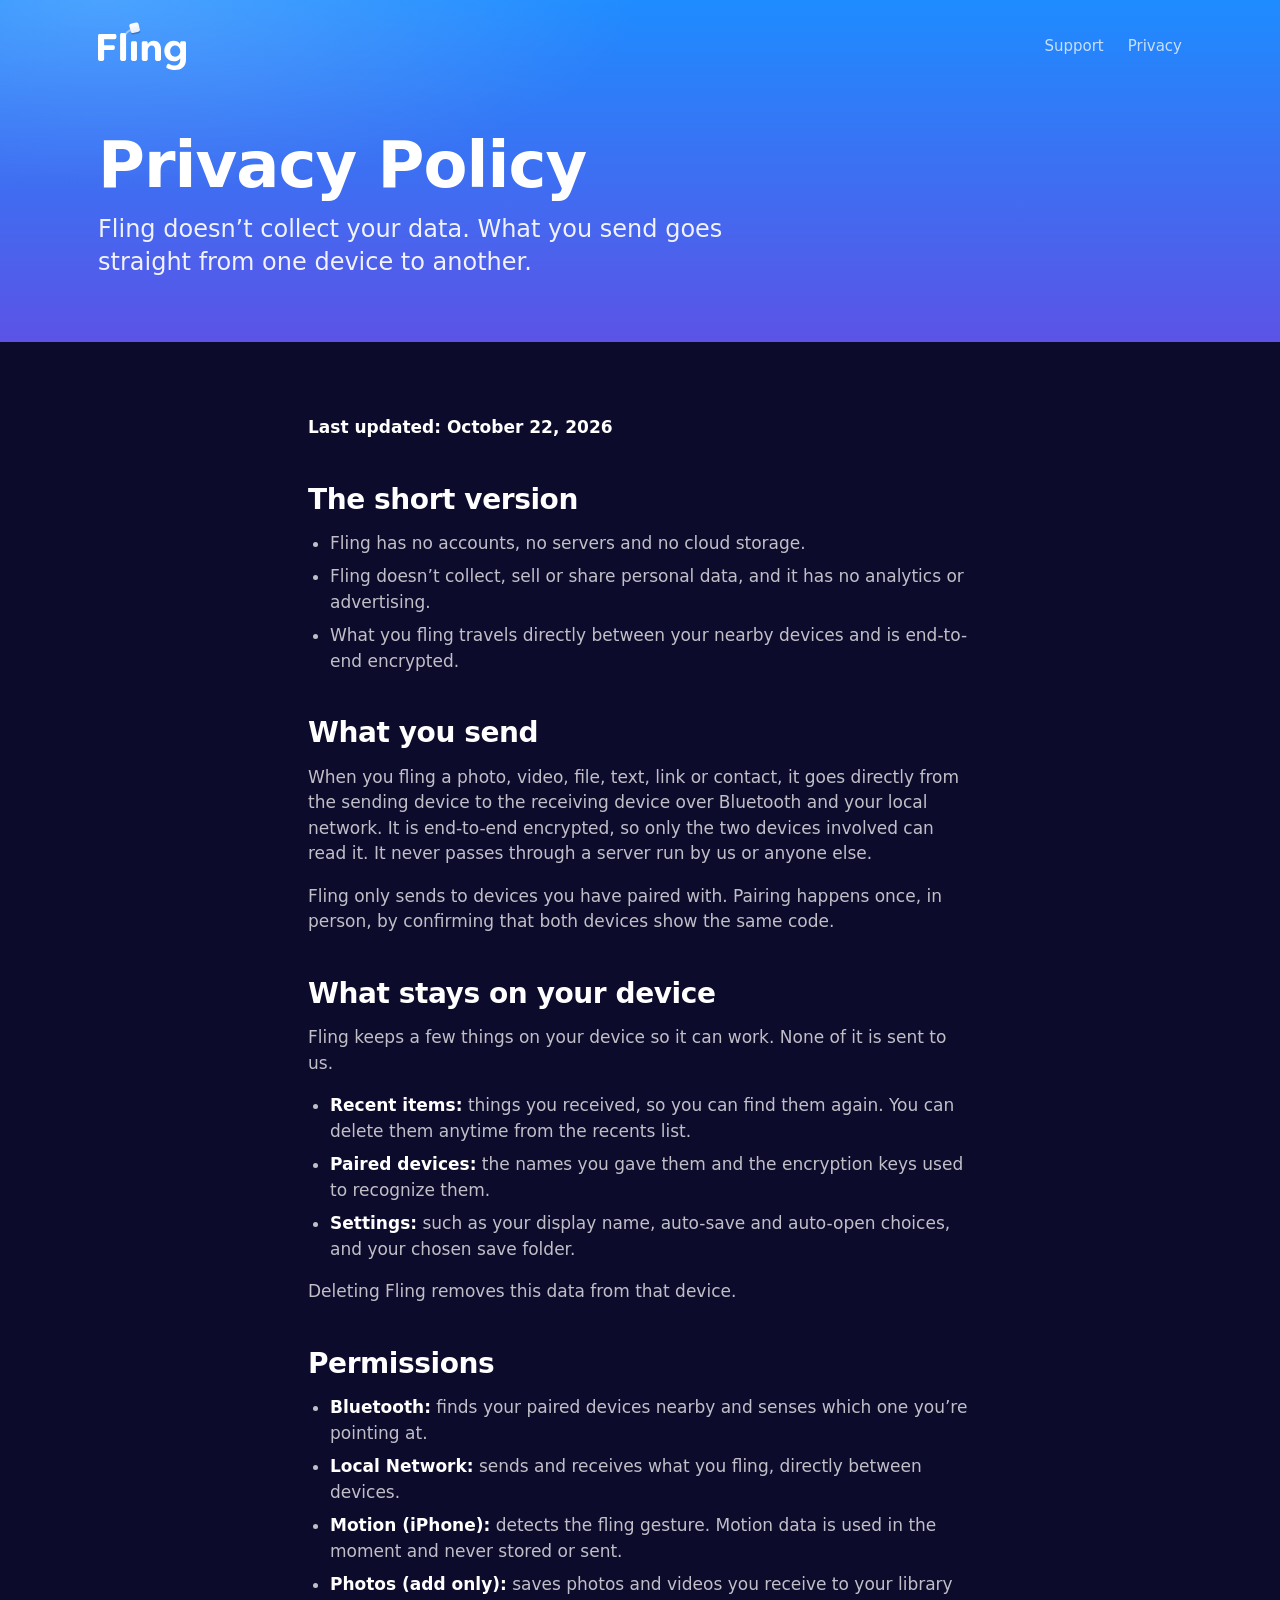
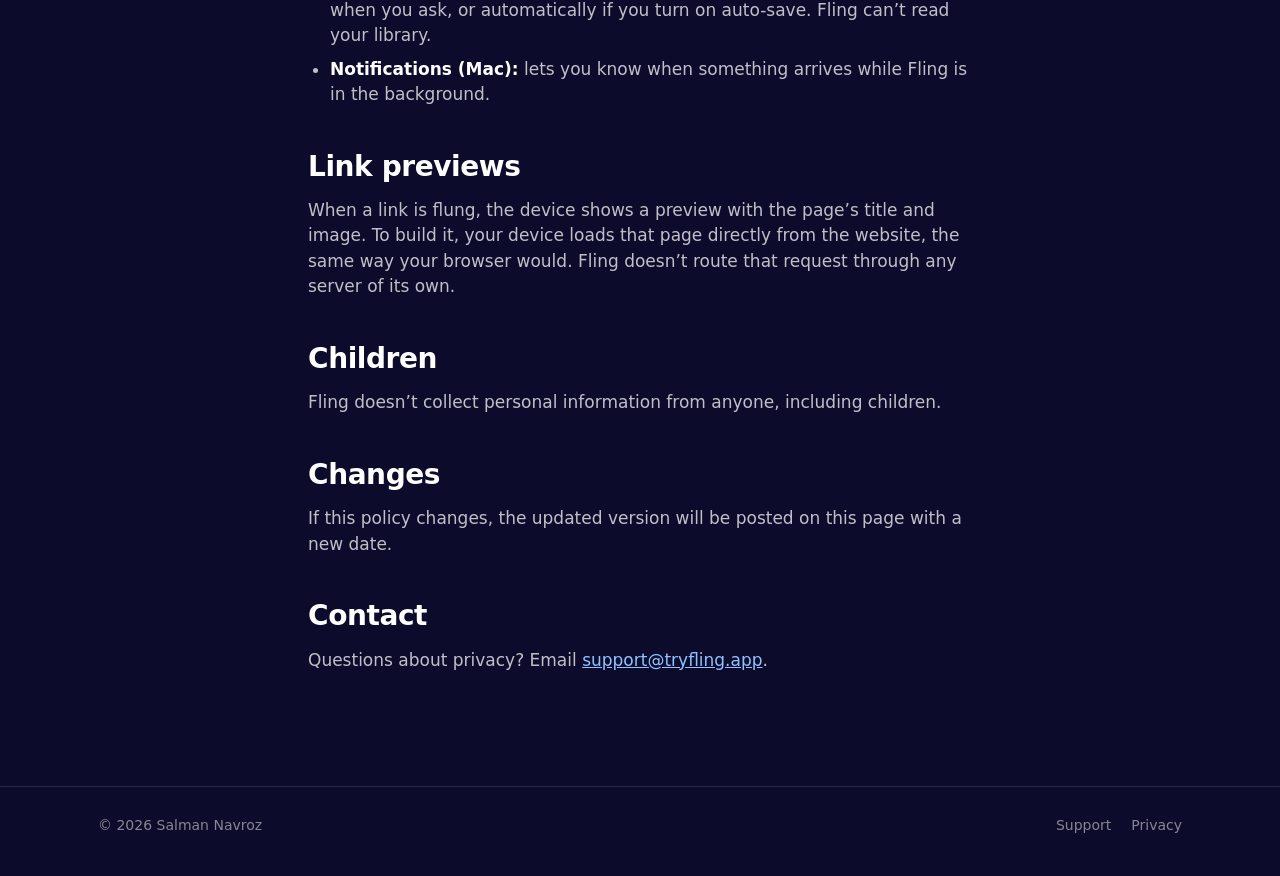
<file: privacy/index.html>
<!doctype html>
<html lang="en">
<head>
  <meta charset="utf-8">
  <meta name="viewport" content="width=device-width, initial-scale=1">
  <title>Privacy Policy · Fling</title>
  <meta name="description" content="Fling's privacy policy. Fling doesn't collect your data. What you send goes straight from one device to another, end-to-end encrypted.">
  <meta name="theme-color" content="#1e8cff">
  <link rel="icon" type="image/png" href="../favicon.png">
  <link rel="apple-touch-icon" href="../apple-touch-icon.png">
  <link rel="stylesheet" href="../styles.css?v=9">
</head>
<body>
  <header class="page-head">
    <div class="wrap nav">
      <a class="brand" href="../index.html"><img src="../images/wordmark.svg" alt="Fling" width="88" height="48"></a>
      <nav class="nav-links">
        <a href="../support/index.html">Support</a>
        <a href="../privacy/index.html">Privacy</a>
      </nav>
    </div>
    <div class="wrap">
      <h1>Privacy Policy</h1>
      <p class="lede">Fling doesn’t collect your data. What you send goes straight from one device to another.</p>
    </div>
  </header>

  <main class="wrap prose">
    <p><strong>Last updated: October 22, 2026</strong></p>

    <h2>The short version</h2>
    <ul>
      <li>Fling has no accounts, no servers and no cloud storage.</li>
      <li>Fling doesn’t collect, sell or share personal data, and it has no analytics or advertising.</li>
      <li>What you fling travels directly between your nearby devices and is end-to-end encrypted.</li>
    </ul>

    <h2>What you send</h2>
    <p>When you fling a photo, video, file, text, link or contact, it goes directly from the sending device to the receiving device over Bluetooth and your local network. It is end-to-end encrypted, so only the two devices involved can read it. It never passes through a server run by us or anyone else.</p>
    <p>Fling only sends to devices you have paired with. Pairing happens once, in person, by confirming that both devices show the same code.</p>

    <h2>What stays on your device</h2>
    <p>Fling keeps a few things on your device so it can work. None of it is sent to us.</p>
    <ul>
      <li><strong>Recent items:</strong> things you received, so you can find them again. You can delete them anytime from the recents list.</li>
      <li><strong>Paired devices:</strong> the names you gave them and the encryption keys used to recognize them.</li>
      <li><strong>Settings:</strong> such as your display name, auto-save and auto-open choices, and your chosen save folder.</li>
    </ul>
    <p>Deleting Fling removes this data from that device.</p>

    <h2>Permissions</h2>
    <ul>
      <li><strong>Bluetooth:</strong> finds your paired devices nearby and senses which one you’re pointing at.</li>
      <li><strong>Local Network:</strong> sends and receives what you fling, directly between devices.</li>
      <li><strong>Motion (iPhone):</strong> detects the fling gesture. Motion data is used in the moment and never stored or sent.</li>
      <li><strong>Photos (add only):</strong> saves photos and videos you receive to your library when you ask, or automatically if you turn on auto-save. Fling can’t read your library.</li>
      <li><strong>Notifications (Mac):</strong> lets you know when something arrives while Fling is in the background.</li>
    </ul>

    <h2>Link previews</h2>
    <p>When a link is flung, the device shows a preview with the page’s title and image. To build it, your device loads that page directly from the website, the same way your browser would. Fling doesn’t route that request through any server of its own.</p>

    <h2>Children</h2>
    <p>Fling doesn’t collect personal information from anyone, including children.</p>

    <h2>Changes</h2>
    <p>If this policy changes, the updated version will be posted on this page with a new date.</p>

    <h2>Contact</h2>
    <p>Questions about privacy? Email <a href="mailto:support@tryfling.app">support@tryfling.app</a>.</p>
  </main>

  <footer>
    <div class="wrap">
      <span>© 2026 Salman Navroz</span>
      <nav><a href="../support/index.html">Support</a><a href="../privacy/index.html">Privacy</a></nav>
    </div>
  </footer>
</body>
</html>
</file>
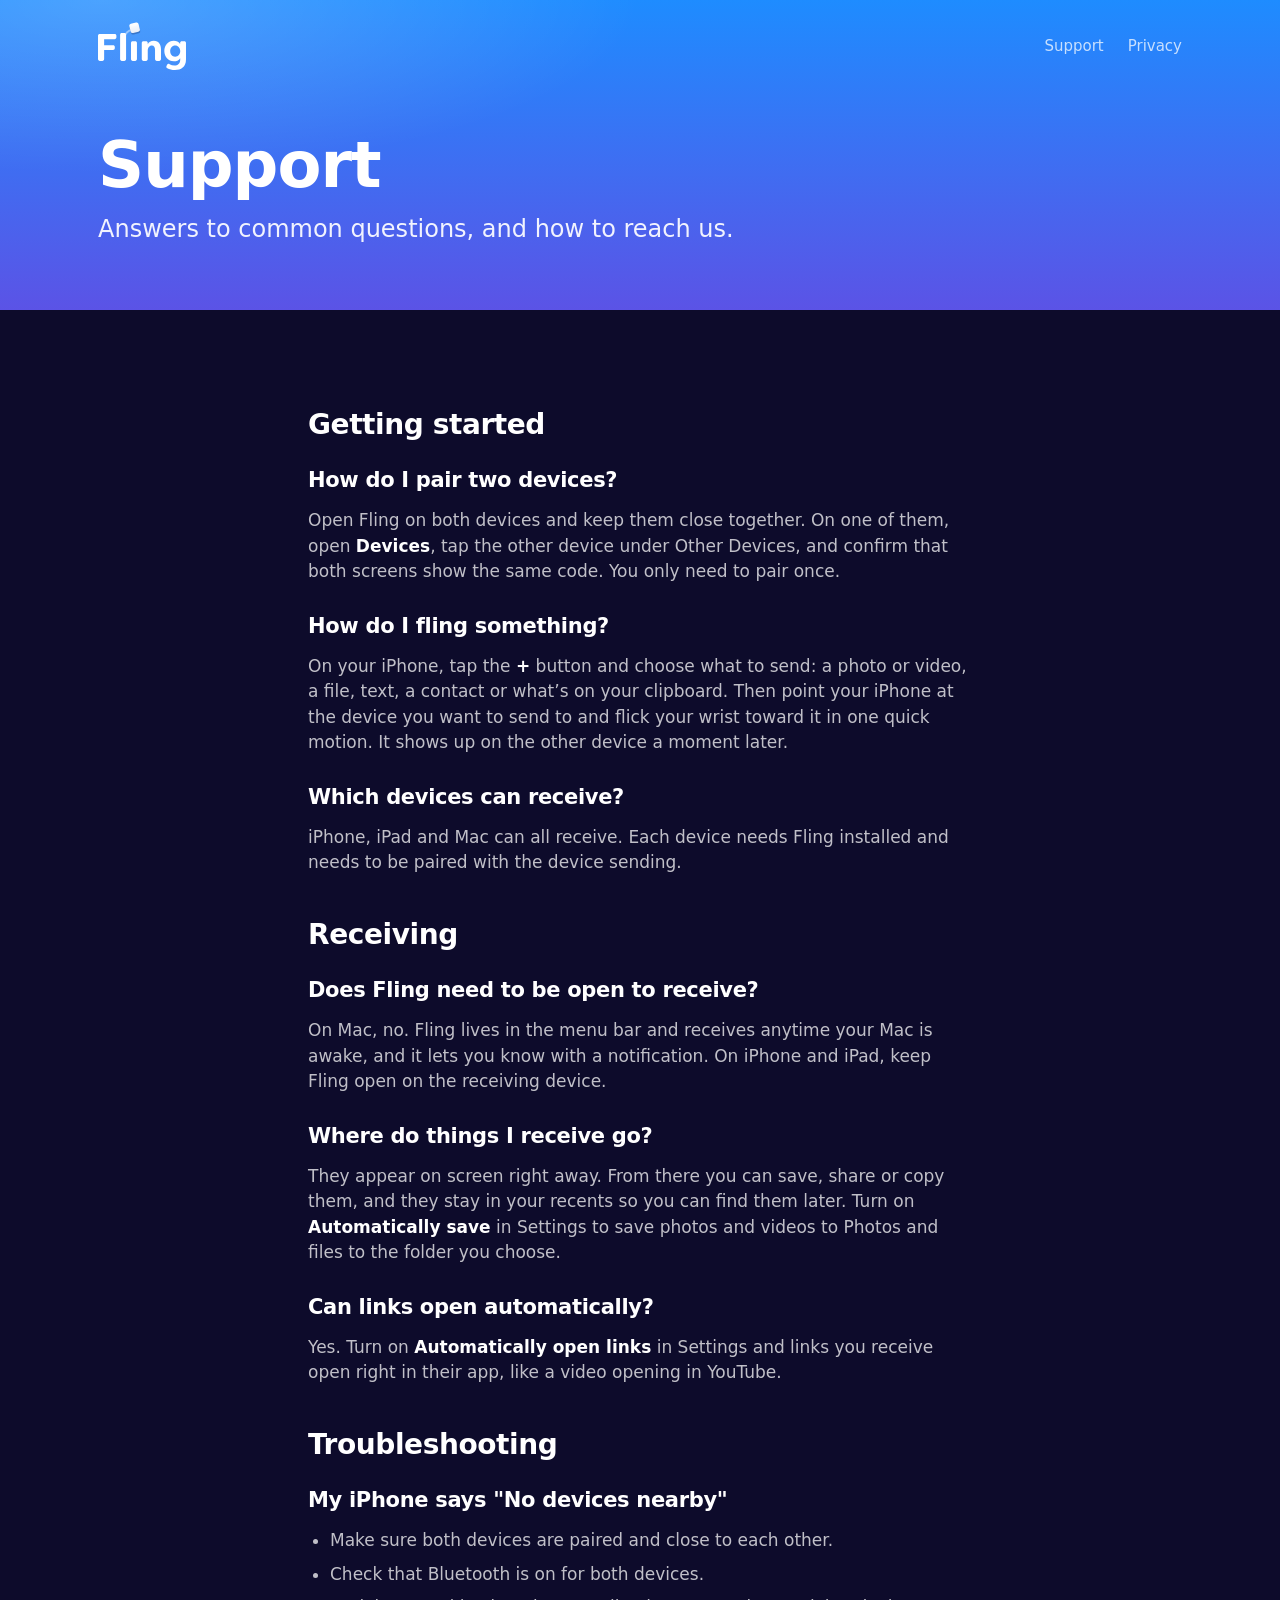
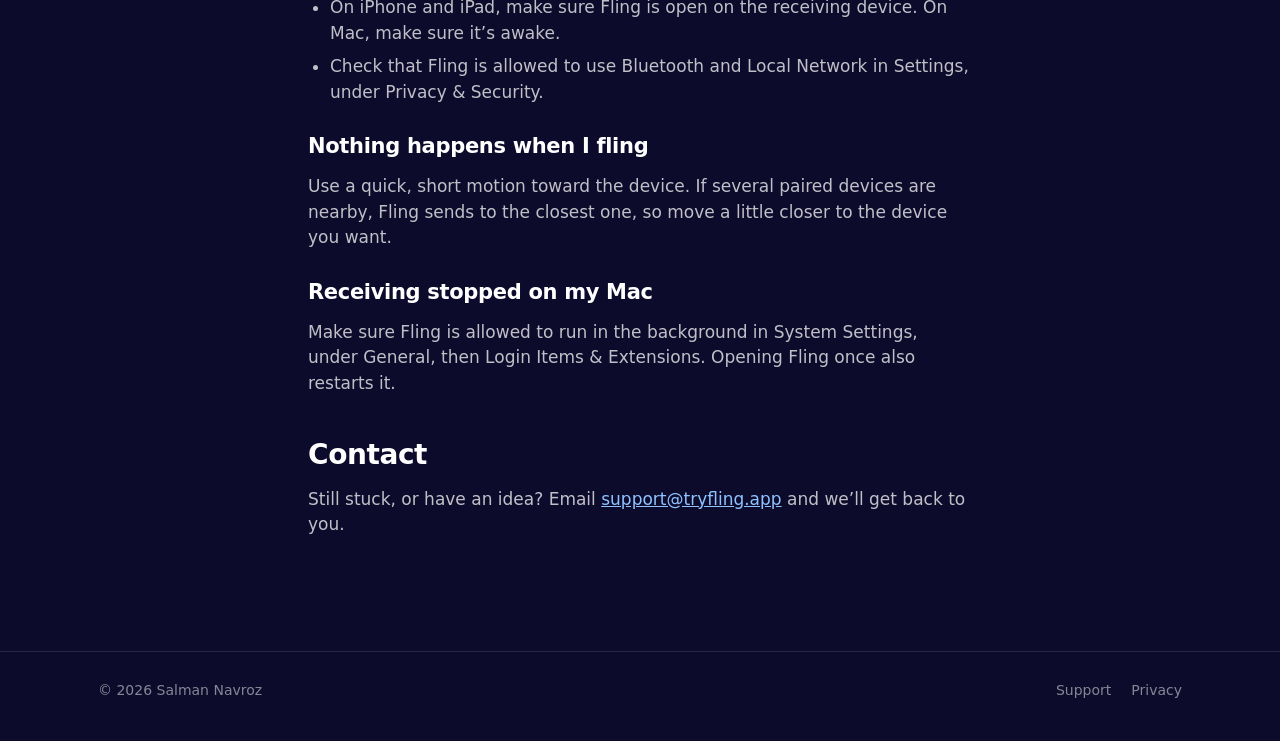
<file: support/index.html>
<!doctype html>
<html lang="en">
<head>
  <meta charset="utf-8">
  <meta name="viewport" content="width=device-width, initial-scale=1">
  <title>Support · Fling</title>
  <meta name="description" content="Help with Fling: pairing, flinging, receiving on iPad and Mac, and fixing common problems.">
  <meta name="theme-color" content="#1e8cff">
  <link rel="icon" type="image/png" href="../favicon.png">
  <link rel="apple-touch-icon" href="../apple-touch-icon.png">
  <link rel="stylesheet" href="../styles.css?v=9">
</head>
<body>
  <header class="page-head">
    <div class="wrap nav">
      <a class="brand" href="../index.html"><img src="../images/wordmark.svg" alt="Fling" width="88" height="48"></a>
      <nav class="nav-links">
        <a href="../support/index.html">Support</a>
        <a href="../privacy/index.html">Privacy</a>
      </nav>
    </div>
    <div class="wrap">
      <h1>Support</h1>
      <p class="lede">Answers to common questions, and how to reach us.</p>
    </div>
  </header>

  <main class="wrap prose">
    <h2>Getting started</h2>

    <h3>How do I pair two devices?</h3>
    <p>Open Fling on both devices and keep them close together. On one of them, open <strong>Devices</strong>, tap the other device under Other Devices, and confirm that both screens show the same code. You only need to pair once.</p>

    <h3>How do I fling something?</h3>
    <p>On your iPhone, tap the <strong>+</strong> button and choose what to send: a photo or video, a file, text, a contact or what’s on your clipboard. Then point your iPhone at the device you want to send to and flick your wrist toward it in one quick motion. It shows up on the other device a moment later.</p>

    <h3>Which devices can receive?</h3>
    <p>iPhone, iPad and Mac can all receive. Each device needs Fling installed and needs to be paired with the device sending.</p>

    <h2>Receiving</h2>

    <h3>Does Fling need to be open to receive?</h3>
    <p>On Mac, no. Fling lives in the menu bar and receives anytime your Mac is awake, and it lets you know with a notification. On iPhone and iPad, keep Fling open on the receiving device.</p>

    <h3>Where do things I receive go?</h3>
    <p>They appear on screen right away. From there you can save, share or copy them, and they stay in your recents so you can find them later. Turn on <strong>Automatically save</strong> in Settings to save photos and videos to Photos and files to the folder you choose.</p>

    <h3>Can links open automatically?</h3>
    <p>Yes. Turn on <strong>Automatically open links</strong> in Settings and links you receive open right in their app, like a video opening in YouTube.</p>

    <h2>Troubleshooting</h2>

    <h3>My iPhone says "No devices nearby"</h3>
    <ul>
      <li>Make sure both devices are paired and close to each other.</li>
      <li>Check that Bluetooth is on for both devices.</li>
      <li>On iPhone and iPad, make sure Fling is open on the receiving device. On Mac, make sure it’s awake.</li>
      <li>Check that Fling is allowed to use Bluetooth and Local Network in Settings, under Privacy &amp; Security.</li>
    </ul>

    <h3>Nothing happens when I fling</h3>
    <p>Use a quick, short motion toward the device. If several paired devices are nearby, Fling sends to the closest one, so move a little closer to the device you want.</p>

    <h3>Receiving stopped on my Mac</h3>
    <p>Make sure Fling is allowed to run in the background in System Settings, under General, then Login Items &amp; Extensions. Opening Fling once also restarts it.</p>

    <h2>Contact</h2>
    <p>Still stuck, or have an idea? Email <a href="mailto:support@tryfling.app">support@tryfling.app</a> and we’ll get back to you.</p>
  </main>

  <footer>
    <div class="wrap">
      <span>© 2026 Salman Navroz</span>
      <nav><a href="../support/index.html">Support</a><a href="../privacy/index.html">Privacy</a></nav>
    </div>
  </footer>
</body>
</html>
</file>
<file: styles.css>
:root {
  --blue: #1e8cff;
  --indigo: #5b53e6;
  --deep: #2e2496;
  --night: #0d0b2b;
  --night-2: #15124a;
  --text: #ffffff;
  --muted: rgba(255, 255, 255, 0.74);
  --faint: rgba(255, 255, 255, 0.5);
  --line: rgba(255, 255, 255, 0.12);
  --round: ui-rounded, "SF Pro Rounded", -apple-system, BlinkMacSystemFont, system-ui, sans-serif;
  --body: -apple-system, BlinkMacSystemFont, "SF Pro Text", system-ui, "Segoe UI", Roboto, sans-serif;
  --gutter: clamp(16px, 5vw, 48px);
}

* { box-sizing: border-box; }

html { -webkit-text-size-adjust: 100%; }

body {
  margin: 0;
  background: var(--night);
  color: var(--text);
  font-family: var(--body);
  font-size: 17px;
  line-height: 1.5;
  -webkit-font-smoothing: antialiased;
}

img { display: block; max-width: 100%; height: auto; }

a { color: inherit; }

.wrap { width: 100%; max-width: 1180px; margin: 0 auto; padding: 0 var(--gutter); }

/* Nav */

.nav {
  position: relative;
  z-index: 2;
  display: flex;
  align-items: center;
  justify-content: space-between;
  padding-top: 22px;
  padding-bottom: 22px;
}

.brand {
  display: inline-flex;
  align-items: center;
  gap: 10px;
  text-decoration: none;
  font-family: var(--round);
  font-weight: 700;
  font-size: 22px;
  letter-spacing: -0.01em;
}

.brand img { width: 36px; height: 36px; }

.nav-links { display: flex; gap: 24px; }

.nav-links a {
  text-decoration: none;
  color: var(--muted);
  font-weight: 500;
  font-size: 15px;
}

.nav-links a:hover { color: var(--text); }

/* Hero */

.hero {
  position: relative;
  overflow: hidden;
  background:
    radial-gradient(60% 50% at 8% 0%, rgba(255, 255, 255, 0.22), transparent 70%),
    radial-gradient(55% 55% at 100% 100%, rgba(158, 97, 255, 0.4), transparent 70%),
    linear-gradient(180deg, var(--blue) 0%, var(--indigo) 62%, var(--deep) 100%);
}

.hero-copy {
  position: relative;
  z-index: 1;
  text-align: center;
  padding-top: clamp(32px, 7vw, 72px);
}

h1, h2, h3 {
  font-family: var(--round);
  font-weight: 700;
  letter-spacing: -0.015em;
  line-height: 1.05;
  margin: 0;
}

h1 { font-size: clamp(48px, 9vw, 96px); }

.lede {
  max-width: 640px;
  margin: 22px auto 0;
  font-family: var(--round);
  font-weight: 500;
  font-size: clamp(19px, 2.4vw, 24px);
  line-height: 1.35;
  color: var(--muted);
}

.hero .lede, .page-head .lede, .platforms { color: rgba(255, 255, 255, 0.92); }

.cta {
  display: flex;
  flex-wrap: wrap;
  align-items: center;
  justify-content: center;
  gap: 12px 20px;
  margin-top: 34px;
}

.button {
  display: inline-flex;
  align-items: center;
  gap: 10px;
  padding: 15px 26px;
  border-radius: 999px;
  background: #fff;
  color: #1b1a4d;
  font-family: var(--round);
  font-weight: 700;
  font-size: 17px;
  text-decoration: none;
  box-shadow: 0 10px 30px rgba(20, 10, 90, 0.35);
  transition: transform 0.15s ease, box-shadow 0.15s ease;
}

.button:hover { transform: translateY(-1px); box-shadow: 0 14px 36px rgba(20, 10, 90, 0.42); }

.button svg { width: 18px; height: 18px; }

.badge { display: inline-block; line-height: 0; }

/* Launch switch: <body class="prelaunch"> shows "Coming soon"; remove the class at launch */

.prelaunch .launch-only, body:not(.prelaunch) .prelaunch-only { display: none !important; }

.soon {
  display: inline-block;
  padding: 13px 24px;
  border-radius: 999px;
  background: rgba(255, 255, 255, 0.16);
  border: 1px solid rgba(255, 255, 255, 0.28);
  font-family: var(--round);
  font-weight: 600;
  font-size: 17px;
  color: #fff;
}

.badge img { width: 180px; height: 60px; object-fit: contain; }

.platforms { color: var(--muted); font-size: 15px; font-weight: 500; }

.hero-art {
  position: relative;
  z-index: 1;
  margin: clamp(28px, 5vw, 56px) auto 0;
  max-width: 1120px;
  padding: 0 var(--gutter);
}

.hero-art img { width: 100%; }

.hero-art { padding-bottom: clamp(32px, 5vw, 64px); }

/* Features */

.features { padding-top: clamp(56px, 9vw, 120px); padding-bottom: clamp(24px, 4vw, 48px); }

.feature {
  display: grid;
  grid-template-columns: 1fr 1fr;
  align-items: center;
  gap: clamp(28px, 6vw, 80px);
  padding: clamp(32px, 5vw, 64px) 0;
}

.feature + .feature { border-top: 1px solid var(--line); }

.feature.flip .feature-copy { order: 2; }

.feature h2 { font-size: clamp(36px, 5vw, 56px); }

.feature p {
  margin: 16px 0 0;
  max-width: 460px;
  font-family: var(--round);
  font-weight: 500;
  font-size: clamp(18px, 2vw, 21px);
  line-height: 1.4;
  color: var(--muted);
}

.feature-art { display: flex; justify-content: center; }

.feature-art .phone { width: min(100%, 340px); }

.feature.wide { grid-template-columns: 1fr; text-align: center; }

.feature.wide p { margin-left: auto; margin-right: auto; }

.feature.wide .feature-art img { width: 100%; max-width: 1040px; }

.feature.wide .card { border-radius: 22px; box-shadow: 0 30px 80px rgba(5, 3, 40, 0.55); }

/* Closing */

.closing {
  position: relative;
  overflow: hidden;
  text-align: center;
  padding: clamp(64px, 10vw, 120px) 0;
  background:
    radial-gradient(50% 70% at 50% 100%, rgba(91, 83, 230, 0.55), transparent 75%),
    var(--night);
}

.closing img.app-icon { width: 112px; height: 112px; margin: 0 auto 22px; }

.closing h2 { font-size: clamp(36px, 6vw, 64px); }

.closing .lede { margin-top: 14px; }

/* Footer */

footer {
  border-top: 1px solid var(--line);
  padding: 28px 0 40px;
  color: var(--faint);
  font-size: 14px;
}

footer .wrap { display: flex; flex-wrap: wrap; justify-content: space-between; gap: 12px; }

footer nav { display: flex; gap: 20px; }

footer a { text-decoration: none; color: var(--faint); }

footer a:hover { color: var(--text); }

/* Text pages */

.page-head {
  background:
    radial-gradient(60% 80% at 8% 0%, rgba(255, 255, 255, 0.2), transparent 70%),
    linear-gradient(180deg, var(--blue) 0%, var(--indigo) 100%);
  padding-bottom: clamp(36px, 6vw, 64px);
}

.page-head h1 { font-size: clamp(40px, 7vw, 64px); margin-top: clamp(20px, 4vw, 40px); }

.page-head .lede { margin: 14px 0 0; text-align: left; }

.prose { max-width: 760px; padding-top: clamp(36px, 6vw, 56px); padding-bottom: clamp(48px, 8vw, 96px); }

.prose h2 { font-size: 28px; margin: 44px 0 12px; }

.prose h3 { font-size: 21px; margin: 30px 0 8px; }

.prose p, .prose li { color: var(--muted); }

.prose ul { padding-left: 22px; }

.prose li { margin: 8px 0; }

.prose strong { color: var(--text); }

.prose a { color: #8fc2ff; }

.note {
  margin-top: 28px;
  padding: 16px 20px;
  border-radius: 16px;
  background: var(--night-2);
  border: 1px solid var(--line);
  color: var(--muted);
}

/* Small screens */

@media (max-width: 760px) {
  .feature { grid-template-columns: 1fr; text-align: center; }
  .feature.flip .feature-copy { order: 0; }
  .feature p { margin-left: auto; margin-right: auto; }
  .feature-art .phone { width: min(78%, 300px); }
  .nav-links { gap: 16px; }
}

/* Wordmark */

.nav-links.home { margin-left: auto; }

.brand img[src*="wordmark"] { width: 88px; height: auto; }

.wordmark-title { margin: 0; line-height: 0; }

.wordmark {
  display: block;
  width: clamp(200px, 30vw, 300px);
  height: auto;
  margin: 0 auto;
  overflow: visible;
}

.tagline {
  margin: clamp(18px, 2.4vw, 26px) 0 0;
  font-family: var(--round);
  font-weight: 700;
  font-size: clamp(34px, 5.2vw, 56px);
  line-height: 1.08;
  letter-spacing: -0.015em;
}

.wm-tile { transform-box: fill-box; transform-origin: center; }

@media (prefers-reduced-motion: no-preference) {
  .wm-letters { animation: wm-letters 0.6s cubic-bezier(0.2, 0.8, 0.2, 1) both; }

  .wm-trail {
    stroke-dasharray: 1;
    animation: wm-trail 1s linear 0.4s both;
  }

  .wm-tile {
    will-change: transform, opacity;
    animation: wm-tile 1s linear 0.4s both;
  }

  .tagline { animation: wm-rise 0.7s cubic-bezier(0.2, 0.8, 0.2, 1) 0.9s both; }
  .hero .lede, .hero .cta { animation: wm-rise 0.7s cubic-bezier(0.2, 0.8, 0.2, 1) 1.05s both; }
  .hero-art { animation: wm-rise 0.9s cubic-bezier(0.2, 0.8, 0.2, 1) 1.2s both; }
}

@keyframes wm-letters {
  from { opacity: 0; transform: translateY(40px); }
  to { opacity: 1; transform: none; }
}

@keyframes wm-tile {
  0.00% { opacity: 0.000; transform: translate(-274.86px, 266.06px) scale(0.3200) rotate(-30.00deg); }
  1.67% { opacity: 0.278; transform: translate(-259.87px, 222.81px) scale(0.3974) rotate(-26.59deg); }
  3.33% { opacity: 0.556; transform: translate(-241.67px, 183.61px) scale(0.4703) rotate(-23.37deg); }
  5.00% { opacity: 0.833; transform: translate(-220.60px, 149.60px) scale(0.5382) rotate(-20.37deg); }
  6.67% { opacity: 1.000; transform: translate(-196.98px, 121.11px) scale(0.6008) rotate(-17.61deg); }
  8.33% { opacity: 1.000; transform: translate(-171.72px, 98.55px) scale(0.6581) rotate(-15.08deg); }
  10.00% { opacity: 1.000; transform: translate(-146.02px, 81.81px) scale(0.7100) rotate(-12.80deg); }
  11.67% { opacity: 1.000; transform: translate(-121.06px, 70.19px) scale(0.7566) rotate(-10.74deg); }
  13.33% { opacity: 1.000; transform: translate(-97.62px, 62.63px) scale(0.7981) rotate(-8.91deg); }
  15.00% { opacity: 1.000; transform: translate(-76.38px, 58.14px) scale(0.8348) rotate(-7.29deg); }
  16.67% { opacity: 1.000; transform: translate(-59.49px, 51.48px) scale(0.8670) rotate(-5.87deg); }
  18.33% { opacity: 1.000; transform: translate(-46.98px, 40.65px) scale(0.8950) rotate(-4.63deg); }
  20.00% { opacity: 1.000; transform: translate(-36.19px, 31.32px) scale(0.9191) rotate(-3.57deg); }
  21.67% { opacity: 1.000; transform: translate(-26.99px, 23.35px) scale(0.9397) rotate(-2.66deg); }
  23.33% { opacity: 1.000; transform: translate(-19.20px, 16.62px) scale(0.9571) rotate(-1.89deg); }
  25.00% { opacity: 1.000; transform: translate(-12.69px, 10.99px) scale(0.9716) rotate(-1.25deg); }
  26.67% { opacity: 1.000; transform: translate(-7.32px, 6.33px) scale(0.9836) rotate(-0.72deg); }
  28.33% { opacity: 1.000; transform: translate(-2.94px, 2.54px) scale(0.9934) rotate(-0.29deg); }
  30.00% { opacity: 1.000; transform: translate(0.57px, -0.49px) scale(1.0013) rotate(0.06deg); }
  31.67% { opacity: 1.000; transform: translate(3.31px, -2.87px) scale(1.0074) rotate(0.33deg); }
  33.33% { opacity: 1.000; transform: translate(5.41px, -4.68px) scale(1.0121) rotate(0.53deg); }
  35.00% { opacity: 1.000; transform: translate(6.96px, -6.02px) scale(1.0156) rotate(0.69deg); }
  36.67% { opacity: 1.000; transform: translate(8.04px, -6.96px) scale(1.0180) rotate(0.79deg); }
  38.33% { opacity: 1.000; transform: translate(8.73px, -7.56px) scale(1.0195) rotate(0.86deg); }
  40.00% { opacity: 1.000; transform: translate(9.10px, -7.88px) scale(1.0204) rotate(0.90deg); }
  41.67% { opacity: 1.000; transform: translate(9.22px, -7.98px) scale(1.0206) rotate(0.91deg); }
  43.33% { opacity: 1.000; transform: translate(9.13px, -7.90px) scale(1.0204) rotate(0.90deg); }
  45.00% { opacity: 1.000; transform: translate(8.87px, -7.68px) scale(1.0198) rotate(0.88deg); }
  46.67% { opacity: 1.000; transform: translate(8.50px, -7.36px) scale(1.0190) rotate(0.84deg); }
  48.33% { opacity: 1.000; transform: translate(8.04px, -6.96px) scale(1.0180) rotate(0.79deg); }
  50.00% { opacity: 1.000; transform: translate(7.52px, -6.51px) scale(1.0168) rotate(0.74deg); }
  51.67% { opacity: 1.000; transform: translate(6.97px, -6.03px) scale(1.0156) rotate(0.69deg); }
  53.33% { opacity: 1.000; transform: translate(6.39px, -5.53px) scale(1.0143) rotate(0.63deg); }
  55.00% { opacity: 1.000; transform: translate(5.82px, -5.03px) scale(1.0130) rotate(0.57deg); }
  56.67% { opacity: 1.000; transform: translate(5.25px, -4.54px) scale(1.0117) rotate(0.52deg); }
  58.33% { opacity: 1.000; transform: translate(4.70px, -4.07px) scale(1.0105) rotate(0.46deg); }
  60.00% { opacity: 1.000; transform: translate(4.18px, -3.62px) scale(1.0093) rotate(0.41deg); }
  61.67% { opacity: 1.000; transform: translate(3.69px, -3.19px) scale(1.0082) rotate(0.36deg); }
  63.33% { opacity: 1.000; transform: translate(3.23px, -2.80px) scale(1.0072) rotate(0.32deg); }
  65.00% { opacity: 1.000; transform: translate(2.81px, -2.43px) scale(1.0063) rotate(0.28deg); }
  66.67% { opacity: 1.000; transform: translate(2.42px, -2.10px) scale(1.0054) rotate(0.24deg); }
  68.33% { opacity: 1.000; transform: translate(2.08px, -1.80px) scale(1.0046) rotate(0.20deg); }
  70.00% { opacity: 1.000; transform: translate(1.76px, -1.53px) scale(1.0039) rotate(0.17deg); }
  71.67% { opacity: 1.000; transform: translate(1.48px, -1.28px) scale(1.0033) rotate(0.15deg); }
  73.33% { opacity: 1.000; transform: translate(1.24px, -1.07px) scale(1.0028) rotate(0.12deg); }
  75.00% { opacity: 1.000; transform: translate(1.02px, -0.89px) scale(1.0023) rotate(0.10deg); }
  76.67% { opacity: 1.000; transform: translate(0.84px, -0.72px) scale(1.0019) rotate(0.08deg); }
  78.33% { opacity: 1.000; transform: translate(0.67px, -0.58px) scale(1.0015) rotate(0.07deg); }
  80.00% { opacity: 1.000; transform: translate(0.54px, -0.46px) scale(1.0012) rotate(0.05deg); }
  81.67% { opacity: 1.000; transform: translate(0.42px, -0.36px) scale(1.0009) rotate(0.04deg); }
  83.33% { opacity: 1.000; transform: translate(0.32px, -0.28px) scale(1.0007) rotate(0.03deg); }
  85.00% { opacity: 1.000; transform: translate(0.24px, -0.21px) scale(1.0005) rotate(0.02deg); }
  86.67% { opacity: 1.000; transform: translate(0.18px, -0.15px) scale(1.0004) rotate(0.02deg); }
  88.33% { opacity: 1.000; transform: translate(0.13px, -0.11px) scale(1.0003) rotate(0.01deg); }
  90.00% { opacity: 1.000; transform: translate(0.09px, -0.07px) scale(1.0002) rotate(0.01deg); }
  91.67% { opacity: 1.000; transform: translate(0.06px, -0.05px) scale(1.0001) rotate(0.01deg); }
  93.33% { opacity: 1.000; transform: translate(0.03px, -0.03px) scale(1.0001) rotate(0.00deg); }
  95.00% { opacity: 1.000; transform: translate(0.02px, -0.01px) scale(1.0000) rotate(0.00deg); }
  96.67% { opacity: 1.000; transform: translate(0.01px, -0.01px) scale(1.0000) rotate(0.00deg); }
  98.33% { opacity: 1.000; transform: translate(0.00px, -0.00px) scale(1.0000) rotate(0.00deg); }
  100.00% { opacity: 1.000; transform: translate(0.00px, 0.00px) scale(1.0000) rotate(-0.00deg); }
}

@keyframes wm-trail {
  0.00% { stroke-dashoffset: 1.0000; }
  1.67% { stroke-dashoffset: 0.8551; }
  3.33% { stroke-dashoffset: 0.7185; }
  5.00% { stroke-dashoffset: 0.5913; }
  6.67% { stroke-dashoffset: 0.4739; }
  8.33% { stroke-dashoffset: 0.3666; }
  10.00% { stroke-dashoffset: 0.2694; }
  11.67% { stroke-dashoffset: 0.1821; }
  13.33% { stroke-dashoffset: 0.1043; }
  15.00% { stroke-dashoffset: 0.0356; }
  16.67% { stroke-dashoffset: 0.0000; }
  18.33% { stroke-dashoffset: 0.0000; }
  20.00% { stroke-dashoffset: 0.0000; }
  21.67% { stroke-dashoffset: 0.0000; }
  23.33% { stroke-dashoffset: 0.0000; }
  25.00% { stroke-dashoffset: 0.0000; }
  26.67% { stroke-dashoffset: 0.0000; }
  28.33% { stroke-dashoffset: 0.0000; }
  30.00% { stroke-dashoffset: 0.0000; }
  31.67% { stroke-dashoffset: 0.0000; }
  33.33% { stroke-dashoffset: 0.0000; }
  35.00% { stroke-dashoffset: 0.0000; }
  36.67% { stroke-dashoffset: 0.0000; }
  38.33% { stroke-dashoffset: 0.0000; }
  40.00% { stroke-dashoffset: 0.0000; }
  41.67% { stroke-dashoffset: 0.0000; }
  43.33% { stroke-dashoffset: 0.0000; }
  45.00% { stroke-dashoffset: 0.0000; }
  46.67% { stroke-dashoffset: 0.0000; }
  48.33% { stroke-dashoffset: 0.0000; }
  50.00% { stroke-dashoffset: 0.0000; }
  51.67% { stroke-dashoffset: 0.0000; }
  53.33% { stroke-dashoffset: 0.0000; }
  55.00% { stroke-dashoffset: 0.0000; }
  56.67% { stroke-dashoffset: 0.0000; }
  58.33% { stroke-dashoffset: 0.0000; }
  60.00% { stroke-dashoffset: 0.0000; }
  61.67% { stroke-dashoffset: 0.0000; }
  63.33% { stroke-dashoffset: 0.0000; }
  65.00% { stroke-dashoffset: 0.0000; }
  66.67% { stroke-dashoffset: 0.0000; }
  68.33% { stroke-dashoffset: 0.0000; }
  70.00% { stroke-dashoffset: 0.0000; }
  71.67% { stroke-dashoffset: 0.0000; }
  73.33% { stroke-dashoffset: 0.0000; }
  75.00% { stroke-dashoffset: 0.0000; }
  76.67% { stroke-dashoffset: 0.0000; }
  78.33% { stroke-dashoffset: 0.0000; }
  80.00% { stroke-dashoffset: 0.0000; }
  81.67% { stroke-dashoffset: 0.0000; }
  83.33% { stroke-dashoffset: 0.0000; }
  85.00% { stroke-dashoffset: 0.0000; }
  86.67% { stroke-dashoffset: 0.0000; }
  88.33% { stroke-dashoffset: 0.0000; }
  90.00% { stroke-dashoffset: 0.0000; }
  91.67% { stroke-dashoffset: 0.0000; }
  93.33% { stroke-dashoffset: 0.0000; }
  95.00% { stroke-dashoffset: 0.0000; }
  96.67% { stroke-dashoffset: 0.0000; }
  98.33% { stroke-dashoffset: 0.0000; }
  100.00% { stroke-dashoffset: 0.0000; }
}

@keyframes wm-rise {
  from { opacity: 0; transform: translateY(18px); }
  to { opacity: 1; transform: none; }
}

/* 404 */

.not-found { min-height: 100vh; min-height: 100svh; }

.not-found .hero-copy { padding-top: clamp(80px, 18vh, 200px); padding-bottom: 80px; }

a.soon { text-decoration: none; }

a.soon:hover { background: rgba(255, 255, 255, 0.24); }

.not-found .tagline, .not-found .lede, .not-found .cta { animation: none; }
</file>
